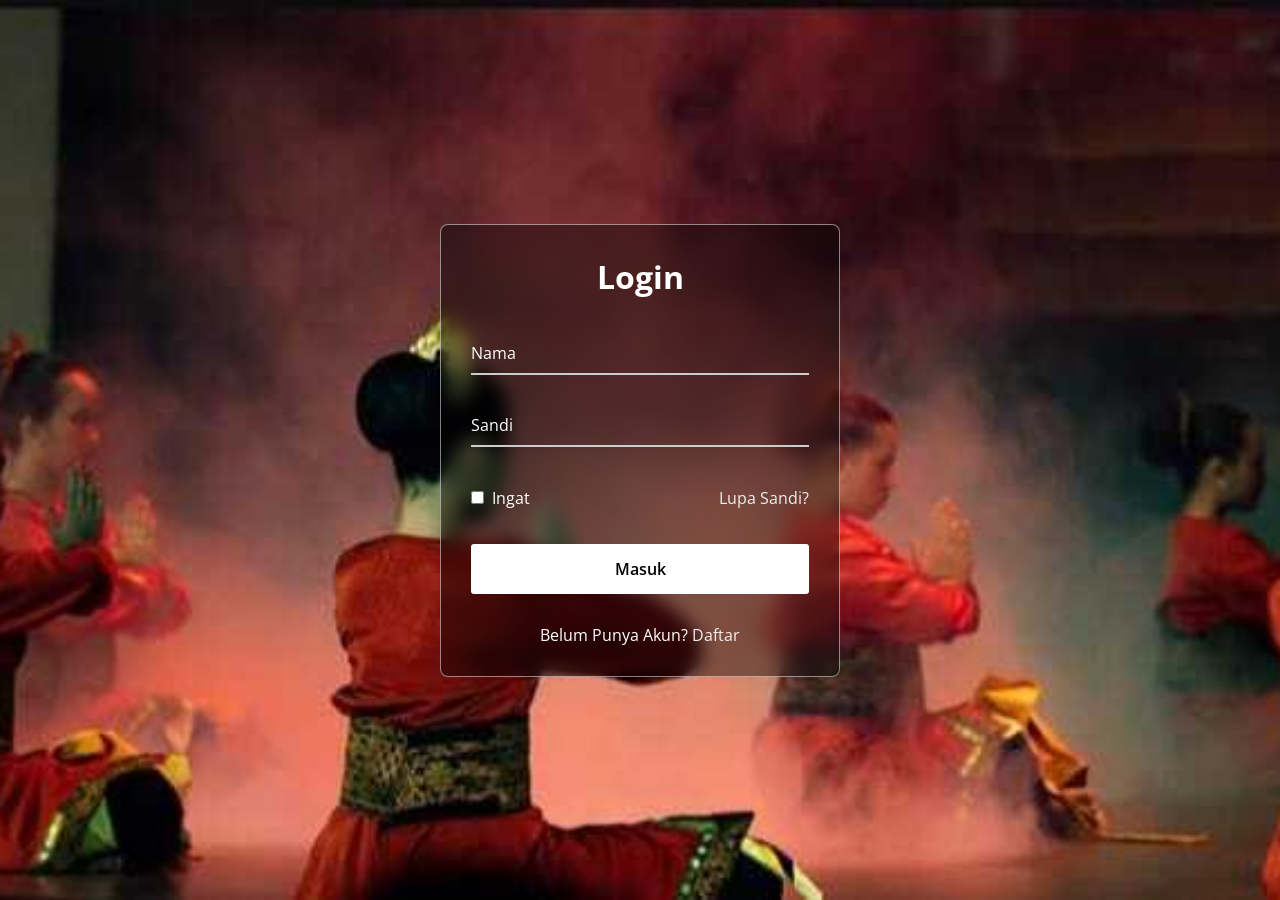
<file: login/index.html>
<!DOCTYPE html>
<html>
<head>
  <meta charset="UTF-8">
  <meta name="viewport" content="width=device-width, initial-scale=1.0">
  <title>Delayota Events - Login</title>
  <link rel="stylesheet" href="style.css">
</head>
<body>

  <div class="wrapper">
    <form id="loginForm">
      <h2>Login</h2>

      <div class="input-field">
        <input type="text" id="username" required>
        <label>Nama</label>
      </div>

      <div class="input-field">
        <input type="password" id="password" required>
        <label>Sandi</label>
      </div>

      <div class="forget">
        <label for="remember">
          <input type="checkbox" id="remember">
          <p>Ingat</p>
        </label>

        <a href="#">Lupa Sandi?</a>
      </div>

      <button type="submit">Masuk</button>

      <div class="register">
        <p>Belum Punya Akun?
          <a href="register.html">Daftar</a>
        </p>
      </div>

      <div id="alertBox" class="alert" style="display:none;">
        <p id="message"></p>
      </div>
    </form>
  </div>

  <script src="js/login.js"></script>
</body>
</html>
</file>
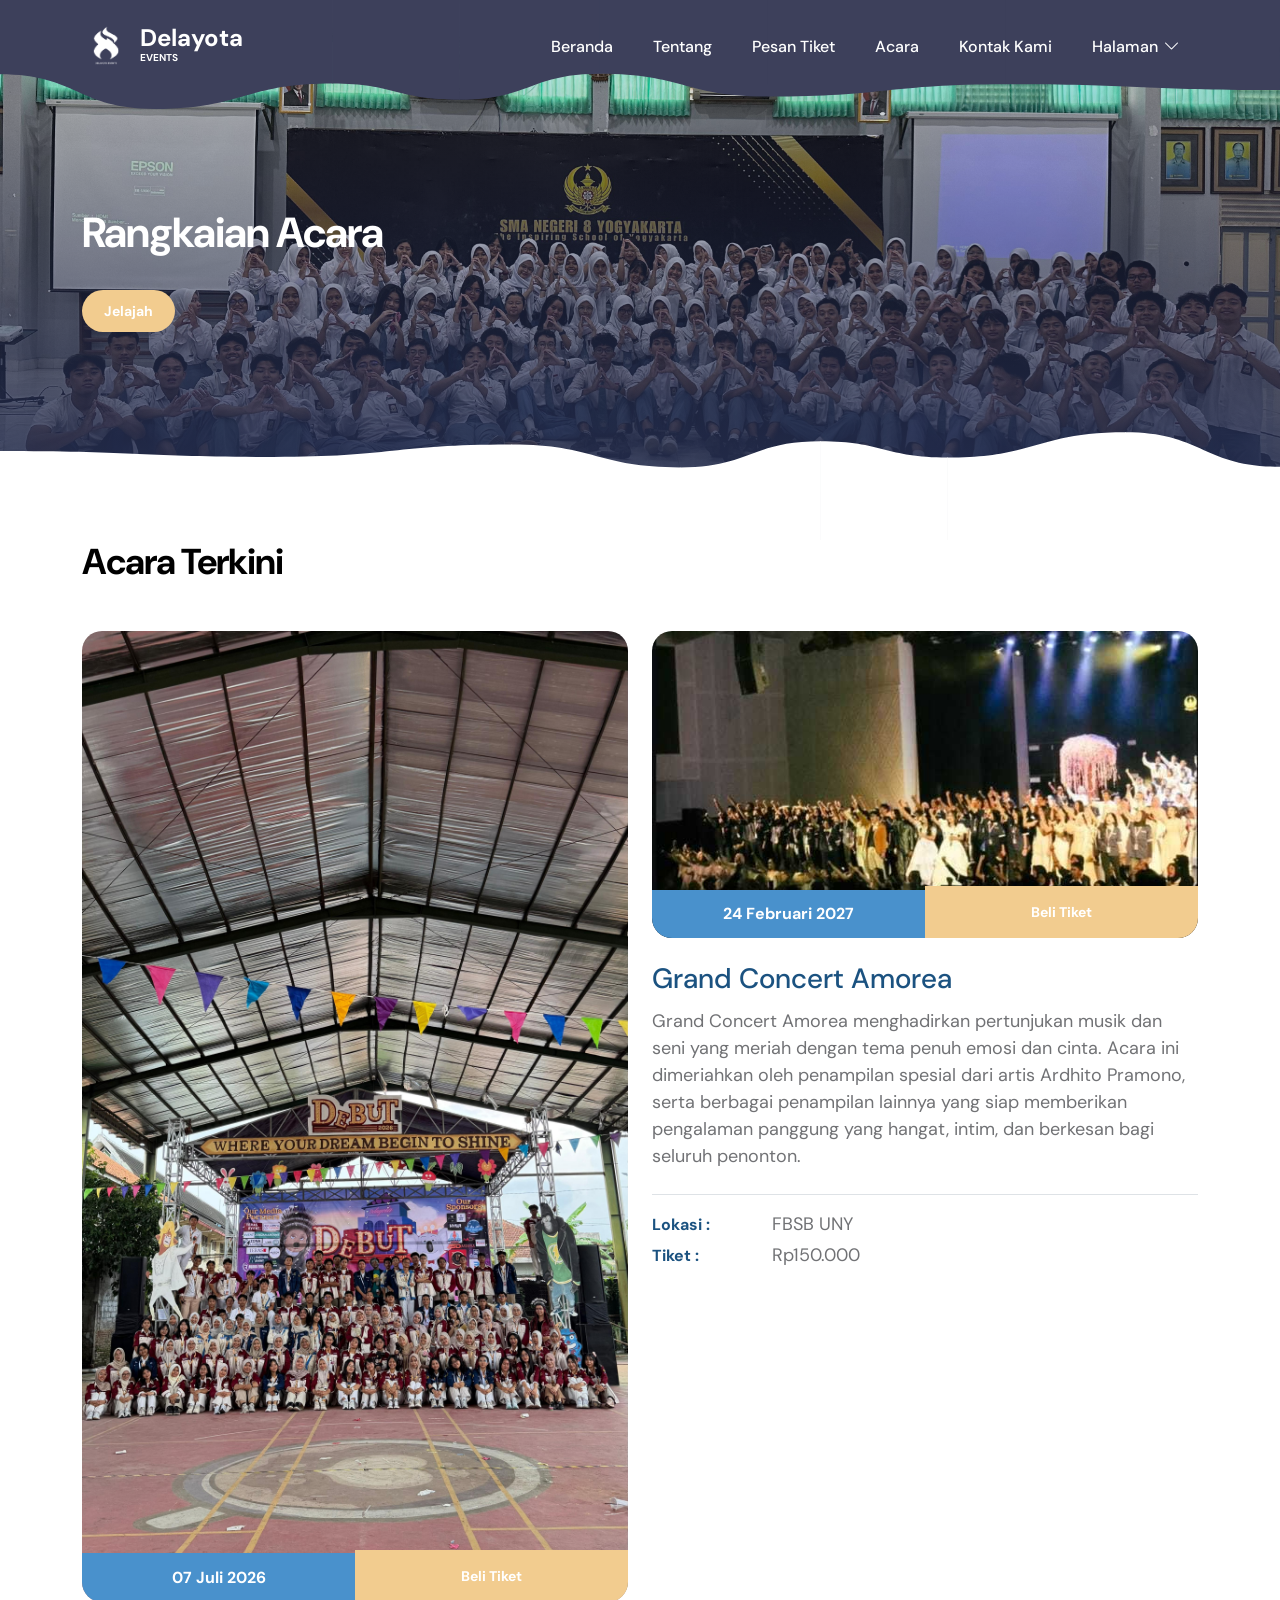
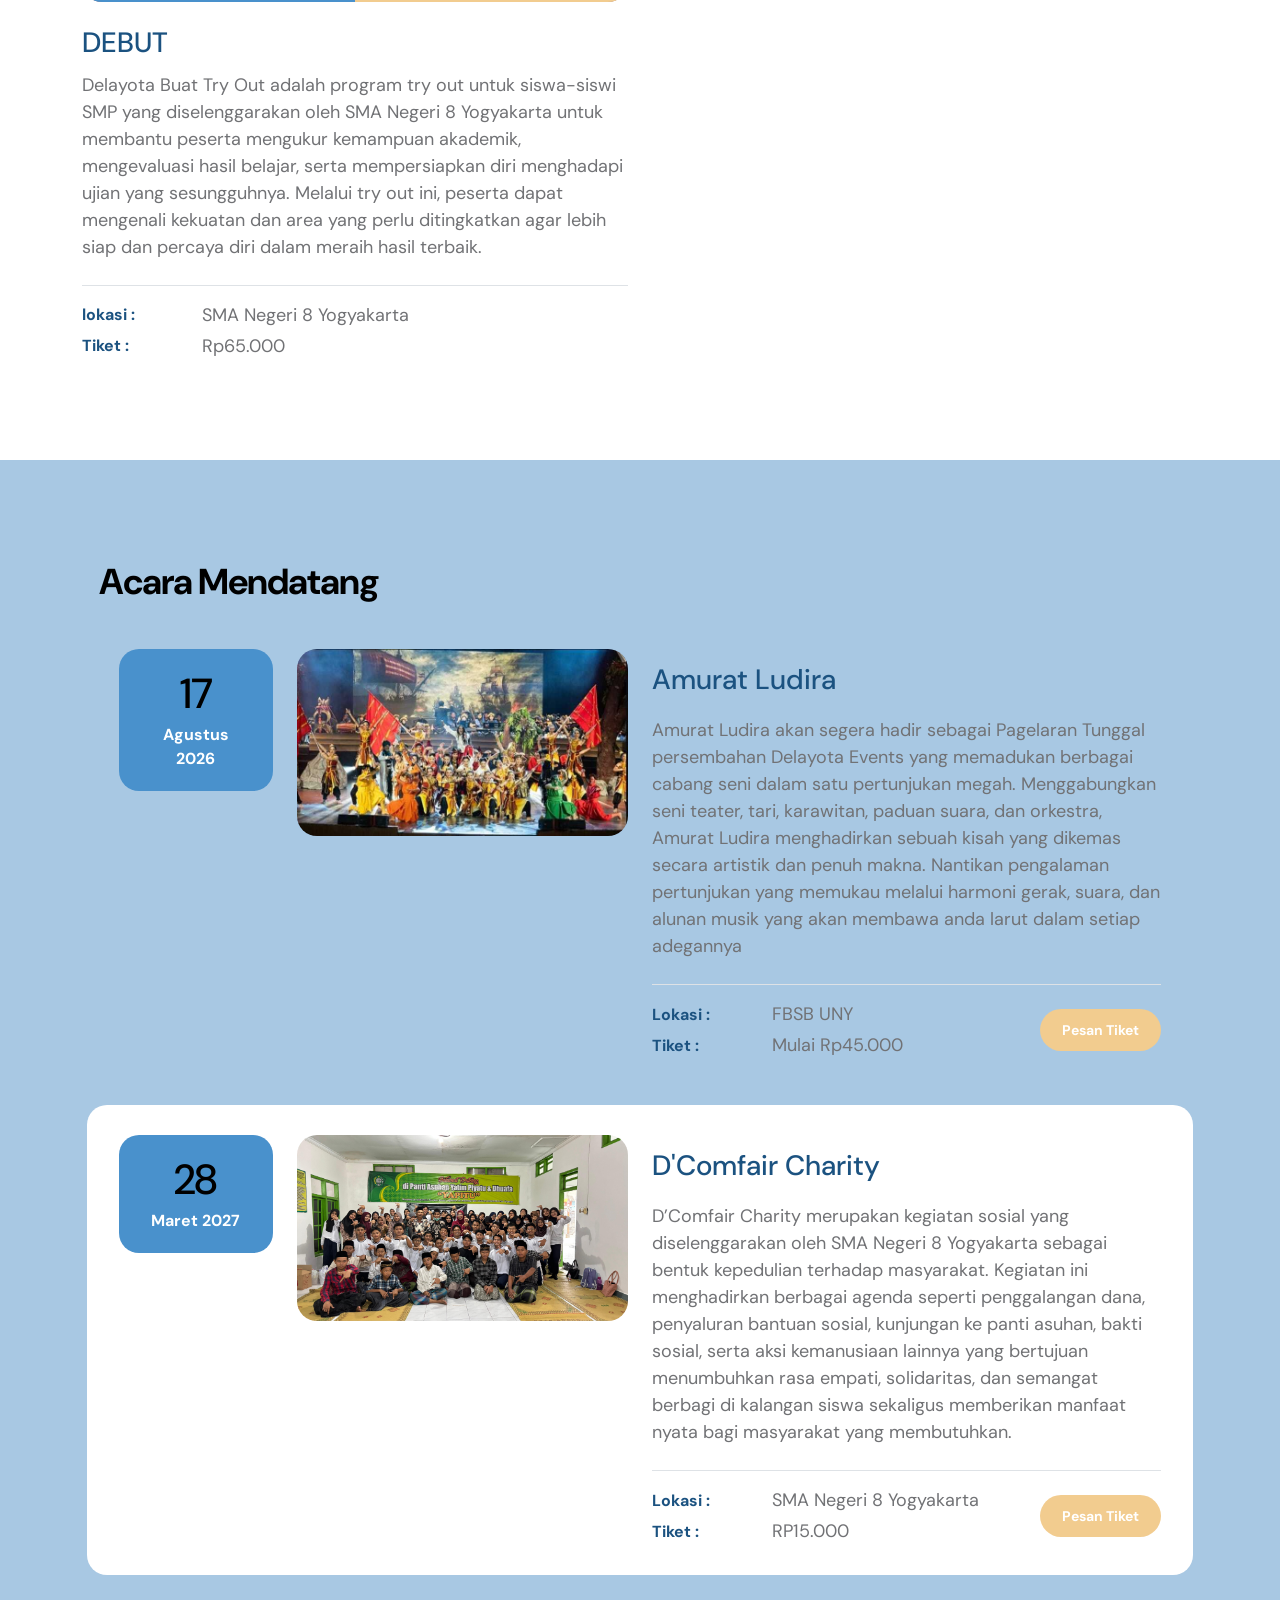
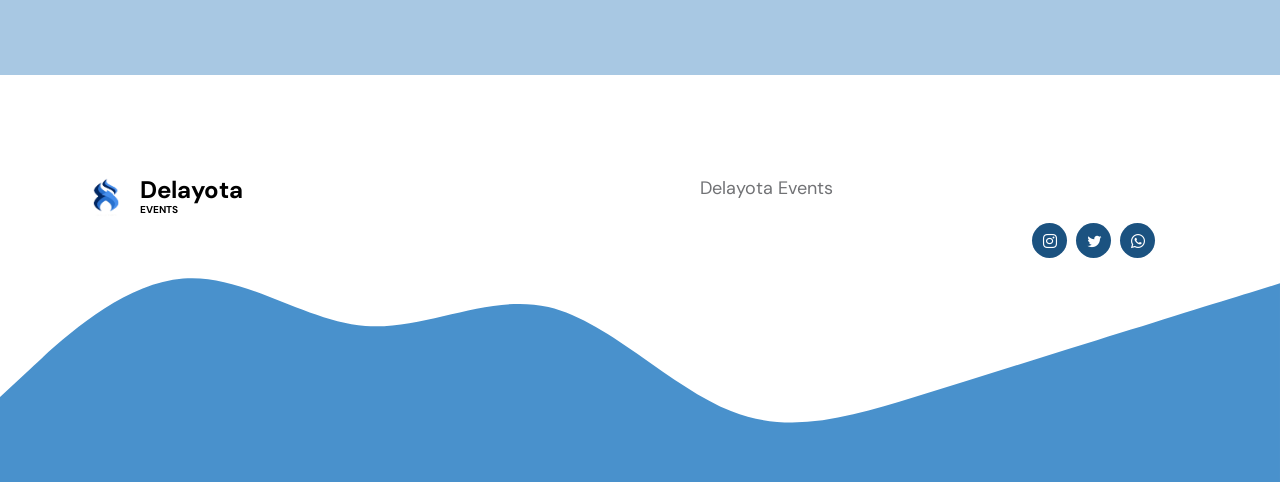
<file: event-listing.html>
<!doctype html>
<html lang="en">
    <head>
        <meta charset="utf-8">
        <meta name="viewport" content="width=device-width, initial-scale=1">

        <meta name="description" content="">
        <meta name="author" content="">

        <title>Delayota Events - Rangkaian Acara</title>

        <!-- CSS FILES -->                
        <link rel="preconnect" href="https://fonts.googleapis.com">

        <link rel="preconnect" href="https://fonts.gstatic.com" crossorigin>

        <link href="https://fonts.googleapis.com/css2?family=DM+Sans:ital,wght@0,400;0,500;0,700;1,400&display=swap" rel="stylesheet">

        <link href="css/bootstrap.min.css" rel="stylesheet">

        <link href="css/bootstrap-icons.css" rel="stylesheet">

        <link href="css/templatemo-tiya-golf-club.css" rel="stylesheet">
        
<!--

TemplateMo 587 Tiya Golf Club

https://templatemo.com/tm-587-tiya-golf-club

-->
    </head>
    
    <body>

        <main>

            <nav class="navbar navbar-expand-lg">                
                <div class="container">
                    <a class="navbar-brand d-flex align-items-center" href="index.html">
                        <img src="images/logo.png" class="navbar-brand-image img-fluid" alt="Tiya Golf Club">
                        <span class="navbar-brand-text">
                            Delayota
                            <small>Events</small>
                        </span>
                    </a>
                    
    
                    <div class="collapse navbar-collapse" id="navbarNav">
                        <ul class="navbar-nav ms-lg-auto">
                            <li class="nav-item">
                                <a class="nav-link" href="index.html#section_1">Beranda</a>
                            </li>
    
                            <li class="nav-item">
                                <a class="nav-link" href="index.html#section_2">Tentang</a>
                            </li>

                            <li class="nav-item">
                                <a class="nav-link" href="index.html#section_3">Pesan Tiket</a>
                            </li>

                            <li class="nav-item">
                                <a class="nav-link" href="index.html#section_4">Acara</a>
                            </li>
                            
                            <li class="nav-item">
                                <a class="nav-link" href="index.html#section_5">Kontak Kami</a>
                            </li>

                            <li class="nav-item dropdown">
                                <a class="nav-link dropdown-toggle" href="#" id="navbarLightDropdownMenuLink" role="button" data-bs-toggle="dropdown" aria-expanded="false">Halaman</a>

                                <ul class="dropdown-menu dropdown-menu-light" aria-labelledby="navbarLightDropdownMenuLink">
                                    <li><a class="dropdown-item active" href="event-listing.html">Rangkaian Acara</a></li>

                                    <li><a class="dropdown-item" href="event-detail.html">Detail Acara</a></li>
                                </ul>
                            </li>
                        </ul>

                    </div>
                </div>
            </nav>

            <div class="offcanvas offcanvas-end" data-bs-scroll="true" tabindex="-1" id="offcanvasExample" aria-labelledby="offcanvasExampleLabel">                
                <div class="offcanvas-header">
                </div>
                
                <svg xmlns="http://www.w3.org/2000/svg" viewBox="0 0 1440 320"><path fill="#1b5280" fill-opacity="1" d="M0,224L34.3,192C68.6,160,137,96,206,90.7C274.3,85,343,139,411,144C480,149,549,107,617,122.7C685.7,139,754,213,823,240C891.4,267,960,245,1029,224C1097.1,203,1166,181,1234,160C1302.9,139,1371,117,1406,106.7L1440,96L1440,320L1405.7,320C1371.4,320,1303,320,1234,320C1165.7,320,1097,320,1029,320C960,320,891,320,823,320C754.3,320,686,320,617,320C548.6,320,480,320,411,320C342.9,320,274,320,206,320C137.1,320,69,320,34,320L0,320Z"></path></svg>
            </div>
            

            <section class="hero-section hero-50 d-flex justify-content-center align-items-center" id="section_1">

                <div class="section-overlay"></div>

                <svg viewBox="0 0 1962 178" xmlns="http://www.w3.org/2000/svg" xmlns:xlink="http://www.w3.org/1999/xlink"><path fill="#3D405B" d="M 0 114 C 118.5 114 118.5 167 237 167 L 237 167 L 237 0 L 0 0 Z" stroke-width="0"></path> <path fill="#3D405B" d="M 236 167 C 373 167 373 128 510 128 L 510 128 L 510 0 L 236 0 Z" stroke-width="0"></path> <path fill="#3D405B" d="M 509 128 C 607 128 607 153 705 153 L 705 153 L 705 0 L 509 0 Z" stroke-width="0"></path><path fill="#3D405B" d="M 704 153 C 812 153 812 113 920 113 L 920 113 L 920 0 L 704 0 Z" stroke-width="0"></path><path fill="#3D405B" d="M 919 113 C 1048.5 113 1048.5 148 1178 148 L 1178 148 L 1178 0 L 919 0 Z" stroke-width="0"></path><path fill="#3D405B" d="M 1177 148 C 1359.5 148 1359.5 129 1542 129 L 1542 129 L 1542 0 L 1177 0 Z" stroke-width="0"></path><path fill="#3D405B" d="M 1541 129 C 1751.5 129 1751.5 138 1962 138 L 1962 138 L 1962 0 L 1541 0 Z" stroke-width="0"></path></svg>

                <div class="container">
                    <div class="row">

                        <div class="col-lg-6 col-12">

                            <h1 class="text-white mb-4 pb-2">Rangkaian Acara</h1>

                            <a href="#section_3" class="btn custom-btn smoothscroll me-3">Jelajah</a>
                        </div>

                    </div>
                </div>

                <svg viewBox="0 0 1962 178" xmlns="http://www.w3.org/2000/svg" xmlns:xlink="http://www.w3.org/1999/xlink"><path fill="#ffffff" d="M 0 114 C 118.5 114 118.5 167 237 167 L 237 167 L 237 0 L 0 0 Z" stroke-width="0"></path> <path fill="#ffffff" d="M 236 167 C 373 167 373 128 510 128 L 510 128 L 510 0 L 236 0 Z" stroke-width="0"></path> <path fill="#ffffff" d="M 509 128 C 607 128 607 153 705 153 L 705 153 L 705 0 L 509 0 Z" stroke-width="0"></path><path fill="#ffffff" d="M 704 153 C 812 153 812 113 920 113 L 920 113 L 920 0 L 704 0 Z" stroke-width="0"></path><path fill="#ffffff" d="M 919 113 C 1048.5 113 1048.5 148 1178 148 L 1178 148 L 1178 0 L 919 0 Z" stroke-width="0"></path><path fill="#ffffff" d="M 1177 148 C 1359.5 148 1359.5 129 1542 129 L 1542 129 L 1542 0 L 1177 0 Z" stroke-width="0"></path><path fill="#ffffff" d="M 1541 129 C 1751.5 129 1751.5 138 1962 138 L 1962 138 L 1962 0 L 1541 0 Z" stroke-width="0"></path></svg>
            </section>


            <section class="events-section section-padding" id="section_2">
                <div class="container">
                    <div class="row">

                        <div class="col-lg-12 col-12">
                            <h2 class="mb-lg-5 mb-4">Acara Terkini</h2>
                        </div>

                        <div class="col-lg-6 col-12 mb-5 mb-lg-0">
                            <div class="custom-block-image-wrap">
                                <a href="event-detail.html">
                                    <img src="images/anna-rosar-ew-olGvgCCs-unsplash.jpg" class="custom-block-image img-fluid" alt="">

                                    <i class="custom-block-icon bi-link"></i>
                                </a>

                                <div class="custom-block-date-wrap">
                                    <strong class="text-white">07 Juli 2026</strong>
                                </div>

                                <div class="custom-btn-wrap">
                                    <a href="event-detail.html" class="btn custom-btn">Beli Tiket</a>
                                </div>
                            </div>

                            <div class="custom-block-info">
                                <a href="event-detail.html" class="events-title mb-2">DEBUT</a>

                                <p class="mb-0">Delayota Buat Try Out adalah program try out untuk siswa-siswi SMP yang diselenggarakan oleh SMA Negeri 8 Yogyakarta untuk membantu peserta mengukur kemampuan akademik, mengevaluasi hasil belajar, serta mempersiapkan diri menghadapi ujian yang sesungguhnya. Melalui try out ini, peserta dapat mengenali kekuatan dan area yang perlu ditingkatkan agar lebih siap dan percaya diri dalam meraih hasil terbaik.
</p>


                                <div class="border-top mt-4 pt-3">
                                    <div class="d-flex flex-wrap align-items-center mb-1">
                                        <span class="custom-block-span">lokasi    :</span>

                                        <p class="mb-0">SMA Negeri 8 Yogyakarta</p>
                                    </div>

                                    <div class="d-flex flex-wrap align-items-center">
                                        <span class="custom-block-span">Tiket    :</span>

                                        <p class="mb-0">Rp65.000</p>
                                    </div>
                                </div>
                            </div>
                        </div>

                        <div class="col-lg-6 col-12">
                            <div class="custom-block-image-wrap">
                                <a href="event-detail.html">
                                    <img src="images/frederik-rosar-NDSZcCfnsbY-unsplash.jpg" class="custom-block-image img-fluid" alt="">
                                    
                                    <i class="custom-block-icon bi-link"></i>
                                </a>
                                <div class="custom-block-date-wrap">
                                    <strong class="text-white">24 Februari 2027</strong>
                                </div>

                                <div class="custom-btn-wrap">
                                    <a href="event-detail.html" class="btn custom-btn">Beli Tiket</a>
                                </div>
                            </div>

                            <div class="custom-block-info">
                                <a href="event-detail.html" class="events-title mb-2">Grand Concert Amorea</a>

                                <p class="mb-0">Grand Concert Amorea menghadirkan pertunjukan musik dan seni yang meriah dengan tema penuh emosi dan cinta. Acara ini dimeriahkan oleh penampilan spesial dari artis Ardhito Pramono, serta berbagai penampilan lainnya yang siap memberikan pengalaman panggung yang hangat, intim, dan berkesan bagi seluruh penonton.</p></p>


                                <div class="border-top mt-4 pt-3">
                                    <div class="d-flex flex-wrap align-items-center mb-1">
                                        <span class="custom-block-span">Lokasi    :</span>

                                        <p class="mb-0">FBSB UNY</p>
                                    </div>

                                    <div class="d-flex flex-wrap align-items-center">
                                        <span class="custom-block-span">Tiket    :</span>

                                        <p class="mb-0">Rp150.000</p>
                                    </div>
                                </div>
                            </div>
                        </div>

                    </div>
                </div>
            </section>


            <section class="events-section events-listing-section section-bg section-padding" id="section_3">
                <div class="container">
                    <div class="row">

                        <div class="col-lg-12 col-12">
                            <h2 class="mb-3">Acara Mendatang</h2>
                        </div>

                        <div class="row custom-block mb-3">
                            <div class="col-lg-2 col-md-4 col-12 order-2 order-md-0 order-lg-0">
                                <div class="custom-block-date-wrap d-flex d-lg-block d-md-block align-items-center mt-3 mt-lg-0 mt-md-0">
                                    <h6 class="custom-block-date mb-lg-1 mb-0 me-3 me-lg-0 me-md-0">17</h6>
                                    
                                    <strong class="text-white">Agustus 2026</strong>
                                </div>
                            </div>

                            <div class="col-lg-4 col-md-8 col-12 order-1 order-lg-0">
                                <div class="custom-block-image-wrap">
                                    <a href="event-detail.html">
                                        <img src="images/professional-golf-player.jpg" class="custom-block-image img-fluid" alt="">

                                        <i class="custom-block-icon bi-link"></i>
                                    </a>
                                </div>
                            </div>

                            <div class="col-lg-6 col-12 order-3 order-lg-0">
                                <div class="custom-block-info mt-2 mt-lg-0">
                                    <a href="event-detail.html" class="events-title mb-3">Amurat Ludira</a>

                                    <p class="mb-0">Amurat Ludira akan segera hadir sebagai Pagelaran Tunggal persembahan Delayota Events yang memadukan berbagai cabang seni dalam satu pertunjukan megah. Menggabungkan seni teater, tari, karawitan, paduan suara, dan orkestra, Amurat Ludira menghadirkan sebuah kisah yang dikemas secara artistik dan penuh makna. Nantikan pengalaman pertunjukan yang memukau melalui harmoni gerak, suara, dan alunan musik yang akan membawa anda larut dalam setiap adegannya</p>

                                    <div class="d-flex flex-wrap border-top mt-4 pt-3">

                                        <div class="mb-4 mb-lg-0">
                                            <div class="d-flex flex-wrap align-items-center mb-1">
                                                <span class="custom-block-span">Lokasi    :</span>

                                                <p class="mb-0">FBSB UNY</p>
                                            </div>

                                            <div class="d-flex flex-wrap align-items-center">
                                                <span class="custom-block-span">Tiket    :</span>

                                                <p class="mb-0">Mulai Rp45.000</p>
                                            </div>
                                        </div>

                                        <div class="d-flex align-items-center ms-lg-auto">
                                            <a href="event-detail.html" class="btn custom-btn">Pesan Tiket</a>
                                        </div>
                                    </div>
                                </div>
                            </div>
                        </div>

                        <div class="row custom-block custom-block-bg">
                            <div class="col-lg-2 col-md-4 col-12 order-2 order-md-0 order-lg-0">
                                <div class="custom-block-date-wrap d-flex d-lg-block d-md-block align-items-center mt-3 mt-lg-0 mt-md-0">
                                    <h6 class="custom-block-date mb-lg-1 mb-0 me-3 me-lg-0 me-md-0">28</h6>
                                    
                                    <strong class="text-white">Maret 2027</strong>
                                </div>
                            </div>

                            <div class="col-lg-4 col-md-8 col-12 order-1 order-lg-0">
                                <div class="custom-block-image-wrap">
                                    <a href="event-detail.html">
                                        <img src="images/girl-taking-selfie-with-friends-golf-field.jpg" class="custom-block-image img-fluid" alt="">

                                        <i class="custom-block-icon bi-link"></i>
                                    </a>
                                </div>
                            </div>

                            <div class="col-lg-6 col-12 order-3 order-lg-0">
                                <div class="custom-block-info mt-2 mt-lg-0">
                                    <a href="event-detail.html" class="events-title mb-3">D'Comfair Charity</a>

                                    <p class="mb-0">D’Comfair Charity merupakan kegiatan sosial yang diselenggarakan oleh SMA Negeri 8 Yogyakarta sebagai bentuk kepedulian terhadap masyarakat. Kegiatan ini menghadirkan berbagai agenda seperti penggalangan dana, penyaluran bantuan sosial, kunjungan ke panti asuhan, bakti sosial, serta aksi kemanusiaan lainnya yang bertujuan menumbuhkan rasa empati, solidaritas, dan semangat berbagi di kalangan siswa sekaligus memberikan manfaat nyata bagi masyarakat yang membutuhkan.</p>

                                    <div class="d-flex flex-wrap border-top mt-4 pt-3">
                                        
                                        <div class="mb-4 mb-lg-0">
                                            <div class="d-flex flex-wrap align-items-center mb-1">
                                                <span class="custom-block-span">Lokasi    :</span>

                                                <p class="mb-0">SMA Negeri 8 Yogyakarta</p>
                                            </div>

                                            <div class="d-flex flex-wrap align-items-center">
                                                <span class="custom-block-span">Tiket    :</span>

                                                <p class="mb-0">RP15.000</p>
                                            </div>
                                        </div>

                                        <div class="d-flex align-items-center ms-lg-auto">
                                            <a href="event-detail.html" class="btn custom-btn">Pesan Tiket</a>
                                        </div>
                                    </div>
                                </div>
                            </div>
                        </div>

                    </div>
                </div>
            </section>
        </main>

        <footer class="site-footer">
            <div class="container">
                <div class="row">

                    <div class="col-lg-6 col-12 me-auto mb-5 mb-lg-0">
                        <a class="navbar-brand d-flex align-items-center" href="index.html">
                            <img src="images/logo.png" class="navbar-brand-image img-fluid" alt="">
                            <span class="navbar-brand-text">
                                Delayota
                                <small>Events</small>
                            </span>
                        </a>
                    </div>

                    <div class="col-lg-3 col-12">
                        <p class="copyright-text">Delayota Events</p>
                    </div>

                        <div class="col-lg-2 col-12 ms-auto">
                            <ul class="social-icon mt-lg-5 mt-3 mb-4">
                                <li class="social-icon-item">
                                    <a href="#" class="social-icon-link bi-instagram"></a>
                                </li>

                                <li class="social-icon-item">
                                    <a href="#" class="social-icon-link bi-twitter"></a>
                                </li>

                                <li class="social-icon-item">
                                    <a href="#" class="social-icon-link bi-whatsapp"></a>
                                </li>
                            </ul>

                        </div>

                </div>
            </div>

            <svg xmlns="http://www.w3.org/2000/svg" viewBox="0 0 1440 320"><path fill="#4991cc" fill-opacity="1" d="M0,224L34.3,192C68.6,160,137,96,206,90.7C274.3,85,343,139,411,144C480,149,549,107,617,122.7C685.7,139,754,213,823,240C891.4,267,960,245,1029,224C1097.1,203,1166,181,1234,160C1302.9,139,1371,117,1406,106.7L1440,96L1440,320L1405.7,320C1371.4,320,1303,320,1234,320C1165.7,320,1097,320,1029,320C960,320,891,320,823,320C754.3,320,686,320,617,320C548.6,320,480,320,411,320C342.9,320,274,320,206,320C137.1,320,69,320,34,320L0,320Z"></path></svg>
        </footer>


        <!-- JAVASCRIPT FILES -->
        <script src="js/jquery.min.js"></script>
        <script src="js/bootstrap.bundle.min.js"></script>
        <script src="js/jquery.sticky.js"></script>
        <script src="js/custom.js"></script>

    </body>
</html>
</file>
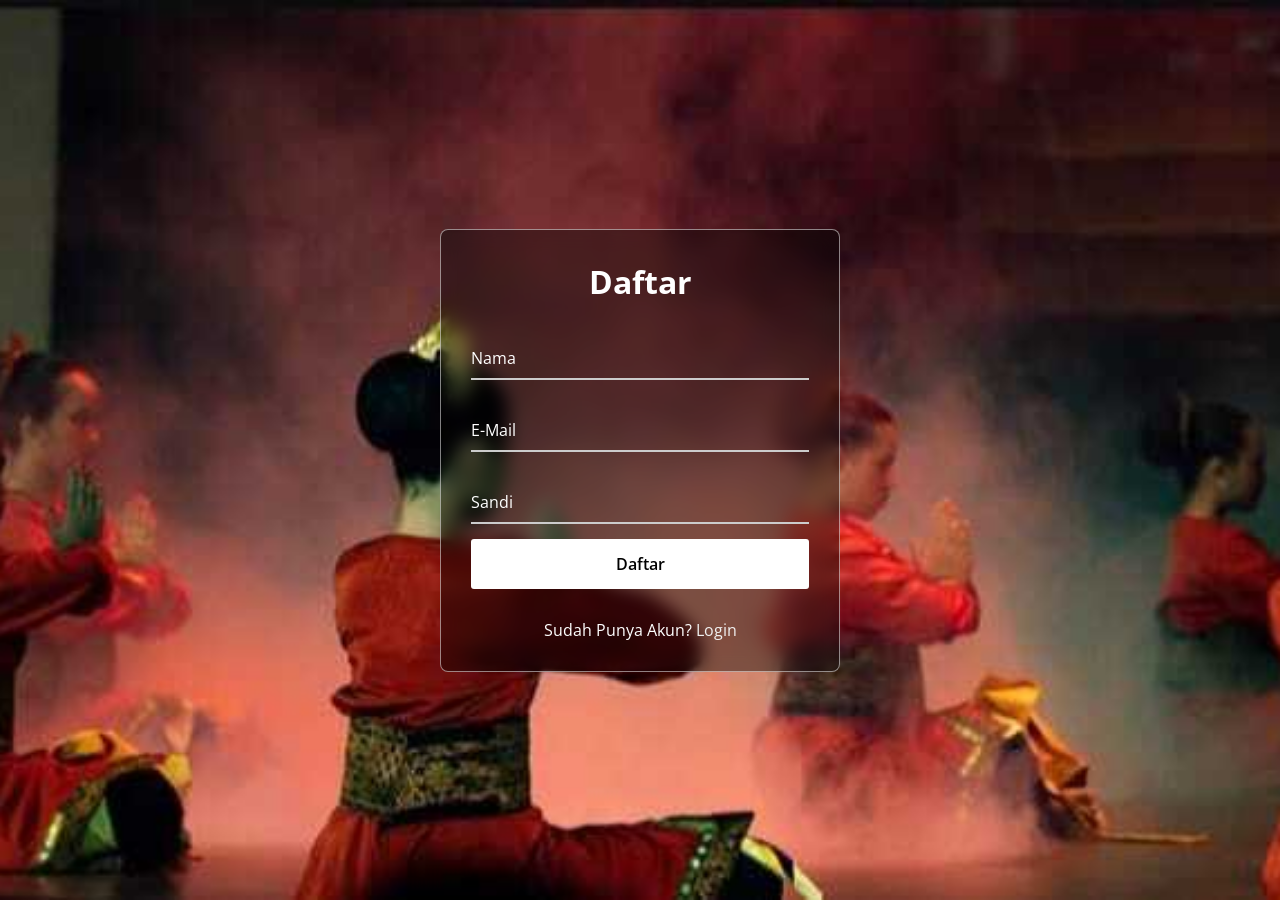
<file: login/register.html>
<!DOCTYPE html>
<html>
<head>
  <meta charset="UTF-8">
  <meta name="viewport" content="width=device-width, initial-scale=1.0">
  <title>Delayota Events - Daftar</title>
  <link rel="stylesheet" href="style.css">
</head>

<body>

  <div class="wrapper">
    <form id="registerForm">

      <h2>Daftar</h2>

      <div class="input-field">
        <input type="text" id="username" required>
        <label>Nama</label>
      </div>

      <div class="input-field">
        <input type="email" id="email" required>
        <label>E-Mail</label>
      </div>

      <div class="input-field">
        <input type="password" id="password" required>
        <label>Sandi</label>
      </div>

      <button type="submit">Daftar</button>

      <div class="register">
        <p>Sudah Punya Akun?
          <a href="index.html">Login</a>
        </p>
      </div>

    </form>
  </div>

      <div id="alertBox" class="alert" style="display:none;">
        <p id="message"></p>
      </div>
  <p id="message"></p>

  <script src="js/register.js" defer></script>

</body>
</html>
</file>
<file: login/style.css>
@import url("https://fonts.googleapis.com/css2?family=Open+Sans:wght@200;300;400;500;600;700&display=swap");

* {
  margin: 0;
  padding: 0;
  box-sizing: border-box;
  font-family: "Open Sans", sans-serif;
}

body {
  display: flex;
  align-items: center;
  justify-content: center;
  min-height: 100vh;
  width: 100%;
  padding: 0 10px;
  position: relative;
  overflow: hidden;
}

body::before {
  content: "";
  position: fixed;
  top: 0;
  left: 0;
  width: 100%;
  height: 100%;
  background: url("hero-bg.jpg") center/cover no-repeat;
  background-color: #000;
  z-index: -1;
}

.wrapper {
  width: 400px;
  border-radius: 8px;
  padding: 30px;
  text-align: center;
  border: 1px solid rgba(255, 255, 255, 0.5);
  backdrop-filter: blur(9px);
  -webkit-backdrop-filter: blur(9px);
}

form {
  display: flex;
  flex-direction: column;
}

h2 {
  font-size: 2rem;
  margin-bottom: 20px;
  color: #fff;
}

.input-field {
  position: relative;
  border-bottom: 2px solid #ccc;
  margin: 15px 0;
}

.input-field label {
  position: absolute;
  top: 50%;
  left: 0;
  transform: translateY(-50%);
  color: #fff;
  font-size: 16px;
  pointer-events: none;
  transition: 0.15s ease;
}

.input-field input {
  width: 100%;
  height: 40px;
  background: transparent;
  border: none;
  outline: none;
  font-size: 16px;
  color: #fff;
}

.input-field input:focus~label,
.input-field input:valid~label {
  font-size: 0.8rem;
  top: 10px;
  transform: translateY(-120%);
}

.forget {
  display: flex;
  align-items: center;
  justify-content: space-between;
  margin: 25px 0 35px 0;
  color: #fff;
}

#remember {
  accent-color: #fff;
}

.forget label {
  display: flex;
  align-items: center;
}

.forget label p {
  margin-left: 8px;
}

.wrapper a {
  color: #efefef;
  text-decoration: none;
}

.wrapper a:hover {
  text-decoration: underline;
}

button {
  background: #fff;
  color: #000;
  font-weight: 600;
  border: none;
  padding: 12px 20px;
  cursor: pointer;
  border-radius: 3px;
  font-size: 16px;
  border: 2px solid transparent;
  transition: 0.3s ease;
}

button:hover {
  color: #fff;
  border-color: #fff;
  background: rgba(255, 255, 255, 0.15);
}

.register {
  text-align: center;
  margin-top: 30px;
  color: #fff;
}

#message{
background: #ff4e4e;
color: white;
text-align: center;
margin-top: 20px;
}

#alertBox{
position: fixed;
top: 20px;
left: 50%;
transform: translateX(-50%);
z-index: 999;
}

.wrapper {
  background: rgba(0, 0, 0, 0.4);
}
</file>
<file: css/templatemo-tiya-golf-club.css>
/*

TemplateMo 587 Tiya Golf Club

https://templatemo.com/tm-587-tiya-golf-club

*/


/*---------------------------------------
  CUSTOM PROPERTIES ( VARIABLES )             
-----------------------------------------*/
:root {
  --white-color:                  #ffffff;
  --primary-color:                #4991cc;
  --secondary-color:              #1b5280;
  --section-bg-color:             #a8c8e3;
  --custom-btn-bg-color:          #F2CC8F;
  --custom-btn-bg-hover-color:    #e07a5f;
  --dark-color:                   #000000;
  --p-color:                      #717275;
  --link-hover-color:             #F2CC8F;

  --body-font-family:             'DM Sans', sans-serif;

  --h1-font-size:                 42px;
  --h2-font-size:                 36px;
  --h3-font-size:                 28px;
  --h4-font-size:                 24px;
  --h5-font-size:                 22px;
  --h6-font-size:                 20px;
  --p-font-size:                  18px;
  --menu-font-size:               16px;
  --btn-font-size:                14px;

  --border-radius-large:          100px;
  --border-radius-medium:         20px;
  --border-radius-small:          10px;

  --font-weight-normal:           400;
  --font-weight-medium:           500;
  --font-weight-bold:             700;
}

body {
  background-color: var(--white-color);
  font-family: var(--body-font-family); 
}


/*---------------------------------------
  TYPOGRAPHY               
-----------------------------------------*/

h2,
h3,
h4,
h5,
h6 {
  color: var(--dark-color);
}

h1,
h2,
h3,
h4,
h5,
h6 {
  font-weight: var(--font-weight-medium);
  letter-spacing: -1px;
}

h1 {
  font-size: var(--h1-font-size);
  font-weight: var(--font-weight-bold);
}

h2 {
  font-size: var(--h2-font-size);
  font-weight: var(--font-weight-bold);
}

h3 {
  font-size: var(--h3-font-size);
}

h4 {
  font-size: var(--h4-font-size);
}

h5 {
  font-size: var(--h5-font-size);
}

h6 {
  font-size: var(--h6-font-size);
}

p {
  color: var(--p-color);
  font-size: var(--p-font-size);
  font-weight: var(--font-weight-normal);
}

ul li {
  color: var(--p-color);
  font-size: var(--p-font-size);
  font-weight: var(--font-weight-normal);
}

a, 
button {
  touch-action: manipulation;
  transition: all 0.3s;
}

a {
  display: inline-block;
  color: var(--secondary-color);
  text-decoration: none;
}

a:hover {
  color: var(--link-hover-color);
}

b,
strong {
  font-weight: var(--font-weight-bold);
}


/*---------------------------------------
  SECTION               
-----------------------------------------*/
.section-bg {
  background-color: var(--section-bg-color);
}

.section-padding {
  padding-top: 100px;
  padding-bottom: 100px;
}

.section-overlay {
  content: "";
  background: rgba(0, 0, 0, 0) linear-gradient(rgba(39, 48, 83, 0.01) 0%, rgb(39, 48, 83) 100%) repeat scroll 0% 0%;
  position: absolute;
  top: 0;
  right: 0;
  bottom: 0;
  left: 0;
}

::selection {
  background-color: var(--primary-color);
  color: var(--white-color);
}


/*---------------------------------------
  ANIMATED HEADLINE               
-----------------------------------------*/
.cd-words-wrapper {
  display: inline-block;
  position: relative;
  text-align: left;
}

.cd-words-wrapper b {
  color: var(--link-hover-color);
  display: inline-block;
  position: absolute;
  white-space: nowrap;
  left: 0;
  top: 0;
}

.cd-words-wrapper b.is-visible {
  position: relative;
}

.no-js .cd-words-wrapper b {
  opacity: 0;
}

.no-js .cd-words-wrapper b.is-visible {
  opacity: 1;
}

.cd-headline.rotate-1 .cd-words-wrapper {
  -webkit-perspective: 300px;
  -moz-perspective: 300px;
  perspective: 300px;
}
.cd-headline.rotate-1 b {
  opacity: 0;
  -webkit-transform-origin: 50% 100%;
  -moz-transform-origin: 50% 100%;
  -ms-transform-origin: 50% 100%;
  -o-transform-origin: 50% 100%;
  transform-origin: 50% 100%;
  -webkit-transform: rotateX(180deg);
  -moz-transform: rotateX(180deg);
  -ms-transform: rotateX(180deg);
  -o-transform: rotateX(180deg);
  transform: rotateX(180deg);
}
.cd-headline.rotate-1 b.is-visible {
  opacity: 1;
  -webkit-transform: rotateX(0deg);
  -moz-transform: rotateX(0deg);
  -ms-transform: rotateX(0deg);
  -o-transform: rotateX(0deg);
  transform: rotateX(0deg);
  -webkit-animation: cd-rotate-1-in 1.2s;
  -moz-animation: cd-rotate-1-in 1.2s;
  animation: cd-rotate-1-in 1.2s;
}
.cd-headline.rotate-1 b.is-hidden {
  -webkit-transform: rotateX(180deg);
  -moz-transform: rotateX(180deg);
  -ms-transform: rotateX(180deg);
  -o-transform: rotateX(180deg);
  transform: rotateX(180deg);
  -webkit-animation: cd-rotate-1-out 1.2s;
  -moz-animation: cd-rotate-1-out 1.2s;
  animation: cd-rotate-1-out 1.2s;
}

@-webkit-keyframes cd-rotate-1-in {
  0% {
    -webkit-transform: rotateX(180deg);
    opacity: 0;
  }
  35% {
    -webkit-transform: rotateX(120deg);
    opacity: 0;
  }
  65% {
    opacity: 0;
  }
  100% {
    -webkit-transform: rotateX(360deg);
    opacity: 1;
  }
}
@-moz-keyframes cd-rotate-1-in {
  0% {
    -moz-transform: rotateX(180deg);
    opacity: 0;
  }
  35% {
    -moz-transform: rotateX(120deg);
    opacity: 0;
  }
  65% {
    opacity: 0;
  }
  100% {
    -moz-transform: rotateX(360deg);
    opacity: 1;
  }
}
@keyframes cd-rotate-1-in {
  0% {
    -webkit-transform: rotateX(180deg);
    -moz-transform: rotateX(180deg);
    -ms-transform: rotateX(180deg);
    -o-transform: rotateX(180deg);
    transform: rotateX(180deg);
    opacity: 0;
  }
  35% {
    -webkit-transform: rotateX(120deg);
    -moz-transform: rotateX(120deg);
    -ms-transform: rotateX(120deg);
    -o-transform: rotateX(120deg);
    transform: rotateX(120deg);
    opacity: 0;
  }
  65% {
    opacity: 0;
  }
  100% {
    -webkit-transform: rotateX(360deg);
    -moz-transform: rotateX(360deg);
    -ms-transform: rotateX(360deg);
    -o-transform: rotateX(360deg);
    transform: rotateX(360deg);
    opacity: 1;
  }
}
@-webkit-keyframes cd-rotate-1-out {
  0% {
    -webkit-transform: rotateX(0deg);
    opacity: 1;
  }
  35% {
    -webkit-transform: rotateX(-40deg);
    opacity: 1;
  }
  65% {
    opacity: 0;
  }
  100% {
    -webkit-transform: rotateX(180deg);
    opacity: 0;
  }
}
@-moz-keyframes cd-rotate-1-out {
  0% {
    -moz-transform: rotateX(0deg);
    opacity: 1;
  }
  35% {
    -moz-transform: rotateX(-40deg);
    opacity: 1;
  }
  65% {
    opacity: 0;
  }
  100% {
    -moz-transform: rotateX(180deg);
    opacity: 0;
  }
}
@keyframes cd-rotate-1-out {
  0% {
    -webkit-transform: rotateX(0deg);
    -moz-transform: rotateX(0deg);
    -ms-transform: rotateX(0deg);
    -o-transform: rotateX(0deg);
    transform: rotateX(0deg);
    opacity: 1;
  }
  35% {
    -webkit-transform: rotateX(-40deg);
    -moz-transform: rotateX(-40deg);
    -ms-transform: rotateX(-40deg);
    -o-transform: rotateX(-40deg);
    transform: rotateX(-40deg);
    opacity: 1;
  }
  65% {
    opacity: 0;
  }
  100% {
    -webkit-transform: rotateX(180deg);
    -moz-transform: rotateX(180deg);
    -ms-transform: rotateX(180deg);
    -o-transform: rotateX(180deg);
    transform: rotateX(180deg);
    opacity: 0;
  }
}


/*---------------------------------------
  CUSTOM BUTTON               
-----------------------------------------*/
.custom-btn {
  background: var(--custom-btn-bg-color);
  border: 2px solid transparent;
  border-radius: var(--border-radius-large);
  color: var(--white-color);
  font-size: var(--btn-font-size);
  font-weight: var(--font-weight-bold);
  line-height: normal;
  transition: all 0.3s;
  padding: 10px 20px;
}

.custom-btn:hover {
  background: var(--custom-btn-bg-hover-color);
  color: var(--white-color);
}

.custom-border-btn {
  background: transparent;
  border: 2px solid var(--custom-btn-bg-color);
  color: var(--custom-btn-bg-color);
}

.custom-border-btn:hover {
  background: var(--custom-btn-bg-color);
  border-color: transparent;
  color: var(--white-color);
}

.custom-btn-bg-white {
  border-color: var(--white-color);
  color: var(--white-color);
}

.custom-btn-group .link {
  color: var(--white-color);
  font-weight: var(--font-weight-medium);
}

.custom-btn-group .link:hover {
  color: var(--link-hover-color);
}


/*---------------------------------------
  NAVIGATION BAR & OFFCANVAS              
-----------------------------------------*/
.offcanvas {
  background-color: var(--primary-color);
  padding: 30px;
}

.offcanvas.offcanvas-end {
  border-left: 0;
}

.offcanvas-header .btn-close {
  transition: all 0.3s;
}

.offcanvas-header .btn-close:hover {
  transform: rotate(180deg);
}

.offcanvas svg {
  position: absolute;
  bottom: 0;
  right: 0;
  left: 0;
}

.sticky-wrapper {
  position: absolute;
  top: 0;
  right: 0;
  left: 0;
}

.sticky-wrapper.is-sticky .navbar {
  background-color: rgb(61 64 91);
}

.navbar {
  background: transparent;
  z-index: 99;
  padding-top: 15px;
  padding-bottom: 15px;
}

.navbar-brand,
.navbar-brand:hover {
  font-size: var(--h4-font-size);
  font-weight: var(--font-weight-bold);
  display: block;
  color: var(--dark-color);
  max-width: 48px;
}

.navbar .navbar-brand,
.navbar .navbar-brand:hover {
  color: var(--white-color);
}

.navbar .navbar-brand-image {
  filter: brightness(0) invert(1);
}

.navbar-brand-image {
  width: 48px;
  height: 48px;
}

.navbar-brand-text {
  line-height: normal;
  margin-left: 10px;
  position: relative;
  bottom: 5px;
}

.navbar-brand-text small {
  display: block;
  font-size: 10px;
  line-height: 1;
  text-transform: uppercase;
}

.navbar-expand-lg .navbar-nav .nav-link {
  border-radius: var(--border-radius-large);
  margin: 10px;
  padding: 10px;
}

.navbar-nav .nav-link {
  display: inline-block;
  color: var(--white-color);
  font-size: var(--menu-font-size);
  font-weight: var(--font-weight-medium);
  padding-top: 15px;
  padding-bottom: 15px;
}

.navbar-nav .nav-link.active, 
.navbar-nav .nav-link:hover {
  color: var(--link-hover-color);
}

.navbar .dropdown-menu {
  background: var(--white-color);
  box-shadow: 0 1rem 3rem rgba(0,0,0,.175);
  border: 0;
  display: inherit;
  opacity: 0;
  min-width: 9rem;
  margin-top: 20px;
  padding: 13px 0 10px 0;
  transition: all 0.3s;
  pointer-events: none;
}

.navbar .dropdown-menu::before {
  content: "";
  width: 0;
  height: 0;
  border-left: 20px solid transparent;
  border-right: 20px solid transparent;
  border-bottom: 15px solid var(--white-color);
  position: absolute;
  top: -10px;
  left: 10px;
}

.navbar .dropdown-item {
  display: inline-block;
  color: var(--p-color);
  font-size: var(--menu-font-size);
  font-weight: var(--font-weight-medium);
  position: relative;
}

.navbar .dropdown-item.active, 
.navbar .dropdown-item:active,
.navbar .dropdown-item:focus, 
.navbar .dropdown-item:hover {
  background: transparent;
  color: var(--link-hover-color);
}

.navbar .dropdown-toggle::after {
  content: "\f282";
  display: inline-block;
  font-family: bootstrap-icons !important;
  font-size: var(--copyright-font-size);
  font-style: normal;
  font-weight: normal !important;
  font-variant: normal;
  text-transform: none;
  line-height: 1;
  vertical-align: -.125em;
  -webkit-font-smoothing: antialiased;
  -moz-osx-font-smoothing: grayscale;
  position: relative;
  left: 2px;
  border: 0;
}

@media screen and (min-width: 992px) {
  .navbar .dropdown:hover .dropdown-menu {
    opacity: 1;
    margin-top: 0;
    pointer-events: auto;
  }
}

.navbar-toggler {
  border: 0;
  padding: 0;
  cursor: pointer;
  margin: 0;
  width: 30px;
  height: 35px;
  outline: none;
}

.navbar-toggler:focus {
  outline: none;
  box-shadow: none;
}

.navbar-toggler[aria-expanded="true"] .navbar-toggler-icon {
  background: transparent;
}

.navbar-toggler[aria-expanded="true"] .navbar-toggler-icon:before,
.navbar-toggler[aria-expanded="true"] .navbar-toggler-icon:after {
  transition: top 300ms 50ms ease, -webkit-transform 300ms 350ms ease;
  transition: top 300ms 50ms ease, transform 300ms 350ms ease;
  transition: top 300ms 50ms ease, transform 300ms 350ms ease, -webkit-transform 300ms 350ms ease;
  top: 0;
}

.navbar-toggler[aria-expanded="true"] .navbar-toggler-icon:before {
  transform: rotate(45deg);
}

.navbar-toggler[aria-expanded="true"] .navbar-toggler-icon:after {
  transform: rotate(-45deg);
}

.navbar-toggler .navbar-toggler-icon {
  background: var(--white-color);
  transition: background 10ms 300ms ease;
  display: block;
  width: 30px;
  height: 2px;
  position: relative;
}

.navbar-toggler .navbar-toggler-icon:before,
.navbar-toggler .navbar-toggler-icon:after {
  transition: top 300ms 350ms ease, -webkit-transform 300ms 50ms ease;
  transition: top 300ms 350ms ease, transform 300ms 50ms ease;
  transition: top 300ms 350ms ease, transform 300ms 50ms ease, -webkit-transform 300ms 50ms ease;
  position: absolute;
  right: 0;
  left: 0;
  background: var(--white-color);
  width: 30px;
  height: 2px;
  content: '';
}

.navbar-toggler .navbar-toggler-icon::before {
  top: -8px;
}

.navbar-toggler .navbar-toggler-icon::after {
  top: 8px;
}


/*---------------------------------------
  HERO        
-----------------------------------------*/
.hero-section {
  background-image: url('../images/anna-rosar-ZxFyVBHMK-c-unsplash.jpg');
  background-repeat: no-repeat;
  background-size: cover;
  background-position: center;
  position: relative;
  padding-top: 100px;
  padding-bottom: 100px;
  height: 100vh;
  min-height: 670px;
  margin-bottom: -90px;
}

.hero-50 {
  height: auto;
  min-height: 540px;
  margin-bottom: -100px;
}

.hero-50 .container + svg {
  transform: rotate(180deg);
}

.hero-section .ratio {
  border-radius: var(--border-radius-medium);
  overflow: hidden;
}

.hero-section svg {
  position: absolute;
  right: 0;
  left: 0;
}

.hero-section > svg {
  top: 0;
}

.hero-section .container + svg {
  top: auto;
  bottom: -1px;
}

.hero-section .row {
  position: relative;
  z-index: 22;
}


/*---------------------------------------
  BACKGROUND IMAGE SECTION        
-----------------------------------------*/
.section-bg-image {
  background-image: url('../images/frederik-rosar-NDSZcCfnsbY-unsplash.jpg');
  background-repeat: no-repeat;
  background-size: cover;
  background-position: center;
  position: relative;
  margin-bottom: -70px;
}

.section-bg-image .container + svg {
  transform: rotate(180deg);
  position: relative;
  bottom: -1px;
}

.section-bg-image-block {
  backdrop-filter: blur(5px) saturate(180%);
  -webkit-backdrop-filter: blur(5px) saturate(180%);
  background-color: rgba(255, 255, 255, 0.75);
  border-radius: var(--border-radius-medium);
  border: 1px solid rgba(209, 213, 219, 0.3);
  border-radius: var(--border-radius-medium);
  padding: 50px;
}

.section-bg-image-block .input-group {
  background-color: var(--white-color);
  border-radius: var(--border-radius-large);
  padding: 10px 15px;
}

.section-bg-image-block .input-group-text {
  background-color: transparent;
  border: 0;
}

.section-bg-image-block input[type="email"] {
  border: 0;
  box-shadow: none;
  margin-bottom: 0;
  padding-left: 0;
}

.section-bg-image-block button[type="submit"] {
  background-color: var(--primary-color);
  border: 0;
  border-radius: var(--border-radius-large) !important;
  color: var(--white-color);
  max-width: 150px;
}


/*---------------------------------------
  ABOUT SECTOIN              
-----------------------------------------*/
.about-section {
  padding-bottom: 70px;
}

.member-block-image-wrap {
  border-radius: var(--border-radius-medium);
  position: relative;
  overflow: hidden;
}

.member-block-image-wrap:hover .member-block-image {
  transform: scale(1.2);
}

.member-block-image-wrap:hover .social-icon {
  opacity: 1;
}

.member-block-image-wrap .social-icon {
  background-color: var(--white-color);
  border-radius: var(--border-radius-large);
  position: absolute;
  top: 50%;
  left: 50%;
  transform: translate(-50%, -50%);
  opacity: 0;
  transition: all 0.5s;
  padding: 15px 20px;
  width: auto;
}

.member-block-image {
  transition: all 0.3s;
}

.member-block-info {
  padding: 10px;
}

.member-block-info h4,
.member-block-info p {
  margin-bottom: 0;
}


/*---------------------------------------
  CUSTOM BLOCK              
-----------------------------------------*/
.custom-block {
  border-radius: var(--border-radius-medium);
  position: relative;
  overflow: hidden;
  padding: 30px 20px;
}

.custom-block-bg {
  background: var(--white-color);
}

.custom-block-date-wrap {
  background-color: var(--primary-color);
  border-radius: var(--border-radius-medium);
  text-align: center;
  padding: 20px 30px;
}

.custom-block-date {
  font-size: var(--h1-font-size);
}

.custom-block-image-wrap {
  border-radius: var(--border-radius-medium);
  position: relative;
  overflow: hidden;
}

.custom-block-image-wrap:hover .custom-block-image {
  transform: scale(1.2);
}

.custom-block-image-wrap:hover .custom-block-icon {
  opacity: 1;
}

.custom-block-image {
  transition: all 0.3s;
}

.custom-block-image-wrap .custom-block-date-wrap,
.custom-block-image-wrap .custom-btn-wrap {
  position: absolute;
  bottom: 0;
}

.custom-block-image-wrap .custom-block-date-wrap {
  border-radius: 0;
  left: 0;
  width: 50%;
  padding: 12.30px 20px;
}

.custom-block-image-wrap .custom-btn-wrap {
  right: 0;
  width: 50%;
}

.custom-block-image-wrap .custom-btn  {
  border-radius: 0;
  display: block;
  padding: 15px 20px;
}

.custom-block-info {
  padding-top: 10px;
}

.custom-block-image-wrap + .custom-block-info {
  padding-top: 20px;
}

.custom-block-span {
  color: var(--secondary-color);
  font-weight: var(--font-weight-bold);
  min-width: 110px;
  margin-right: 10px;
}

.custom-block-icon {
  background: var(--custom-btn-bg-color);
  border-radius: var(--border-radius-large);
  color: var(--white-color);
  width: 60px;
  height: 60px;
  line-height: 60px;
  text-align: center;
  font-size: var(--h3-font-size);
  position: absolute;
  top: 50%;
  left: 50%;
  transform: translate(-50%, -50%);
  opacity: 0;
  transition: all 0.5s;
}

.custom-block-icon:hover {
  background: var(--custom-btn-bg-hover-color);
  color: var(--white-color);
}


/*---------------------------------------
  EVENTS SECTION            
-----------------------------------------*/
.events-section.section-bg .container > .row {
  margin-right: 5px;
  margin-left: 5px;
}

.events-section.section-bg .container > .row .row {
  margin: auto;
}

.events-listing-section {
  margin-bottom: 100px;
}

.events-detail-section .custom-block-info {
  padding: 40px 60px;
}

.events-detail-info {
  background-color: var(--section-bg-color);
  border-radius: var(--border-radius-medium);
  padding: 50px 25px;
}

.events-title {
  font-size: var(--h3-font-size);
  font-weight: var(--font-weight-medium);
}


/*---------------------------------------
  MEMBERSHIP SECTION            
-----------------------------------------*/
.membership-section .container {
  position: relative;
  z-index: 2;
}

.table-responsive {
  border-radius: var(--border-radius-medium);
}

.table-responsive tbody, 
.table-responsive td, 
.table-responsive tfoot, 
.table-responsive th, 
.table-responsive thead, 
.table-responsive tr {
  border: 0;
}

.table-responsive thead tr {
  background-color: var(--secondary-color);
  color: var(--white-color);
}

.table-responsive thead th {
  padding: 22px 16px !important;
}

.table-responsive tbody tr:nth-child(even) {
  background-color: var(--section-bg-color);
}

.table>:not(caption)>*>* {
  padding: 18px 16px;
}

.table-responsive .bi-check-circle-fill {
  color: var(--primary-color);
}

.table-responsive .bi-x-circle-fill {
  color: var(--custom-btn-bg-hover-color);
}

.membership-form {
  background-color: var(--secondary-color);
  border-radius: var(--border-radius-medium);
  padding: 35px;
}

.membership-form .form-floating>textarea {
  border-radius: var(--border-radius-medium);
  height: 100px;
}


/*---------------------------------------
  CONTACT               
-----------------------------------------*/
.contact-form .form-floating>textarea {
  border-radius: var(--border-radius-medium);
  height: 120px;
}

.contact-info {
  position: relative;
}

.contact-info-item {
  background: var(--secondary-color);
  border-radius: var(--border-radius-medium);
  position: absolute;
  overflow: hidden;
  top: 50%;
  left: 50%;
  transform: translate(-50%, -50%);
  text-align: center;
}

.contact-info-body {
  padding: 20px 30px;
}

.contact-info-body strong,
.contact-info-item a {
  color: var(--white-color);
}

.contact-info-footer {
  background-color: var(--custom-btn-bg-hover-color);
  padding: 10px 20px;
  transition: all 0.3s;
}

.contact-info-footer:hover {
  background-color: var(--custom-btn-bg-color);
}

.contact-info-footer a {
  display: block;
  font-weight: var(--font-weight-bold);
}


/*---------------------------------------
  SITE FOOTER            
-----------------------------------------*/
.site-footer {
  position: relative;
  padding-bottom: 200px;
}

.site-footer .container {
  position: relative;
  z-index: 2;
}

.site-footer svg {
  position: absolute;
  bottom: 0;
  right: 0;
  left: 0;
  pointer-events: none;
}

.site-footer-title {
  color: var(--secondary-color);
}

.site-footer p span {
  font-weight: var(--font-weight-medium);
  margin-right: auto;
}


/*---------------------------------------
  CUSTOM FORM               
-----------------------------------------*/
.custom-form .form-control {
  border-radius: var(--border-radius-large);
  border-width: 2px;
  box-shadow: none;
  color: var(--p-color);
  margin-bottom: 20px;
  padding: 10px;
  padding-left: 20px;
  outline: none;
}

.custom-form .form-control:focus,
.custom-form .form-control:hover {
  border-color: var(--dark-color);
}

.form-floating>label {
  padding-left: 20px;
}

.custom-form button[type="submit"] {
  background: var(--custom-btn-bg-color);
  border: none;
  border-radius: var(--border-radius-large);
  color: var(--white-color);
  font-size: var(--p-font-size);
  font-weight: var(--font-weight-medium);
  transition: all 0.3s;
  margin-bottom: 0;
  padding-left: 10px;
}

.custom-form button[type="submit"]:hover,
.custom-form button[type="submit"]:focus {
  background: var(--custom-btn-bg-hover-color);
  border-color: transparent;
}

.header-form {
  position: relative;
}

.header-form .form-control {
  padding-left: 42px;
}

.header-form-icon {
  width: 24px;
  position: absolute;
  top: 0;
  margin: 12px;
  margin-left: 15px;
}


/*---------------------------------------
  SOCIAL ICON               
-----------------------------------------*/
.social-icon {
  margin: 0;
  padding: 0;
}

.social-icon-item {
  list-style: none;
  display: inline-block;
  vertical-align: top;
}

.social-icon-link {
  background: var(--secondary-color);
  border-radius: var(--border-radius-large);
  color: var(--white-color);
  font-size: var(--btn-font-size);
  display: block;
  margin-right: 5px;
  text-align: center;
  width: 35px;
  height: 35px;
  line-height: 36px;
  transition: background 0.2s, color 0.2s;
}

.social-icon-link:hover {
  background: var(--primary-color);
  color: var(--white-color);
}


/*---------------------------------------
  RESPONSIVE STYLES               
-----------------------------------------*/
@media screen and (max-width: 991px) {
  h1 {
    font-size: 36px;
  }

  h2 {
    font-size: 28px;
  }

  h3 {
    font-size: 22px;
  }

  h4 {
    font-size: 20px;
  }

  h5 {
    font-size: 18px;
  }

  h6 {
    font-size: 16px;
  }

  .section-padding {
    padding-top: 50px;
    padding-bottom: 50px;
  }
  
  .navbar {
    background-color: var(--secondary-color);
  }

  .navbar-nav .dropdown-menu {
    position: relative;
    left: 10px;
    opacity: 1;
    pointer-events: auto;
    max-width: 155px;
    margin-top: 15px;
    margin-bottom: 15px;
  }

  .navbar-expand-lg .navbar-nav {
    padding-top: 15px;
    padding-bottom: 10px;
  }

  .navbar-expand-lg .navbar-nav .nav-link {
    margin: 5px;
    padding: 0;
  }

  .hero-section {
    position: relative;
    top: 82px;
    margin-bottom: 82px;
  }

  .events-listing-section {
    margin-bottom: 50px;
  }

  .events-detail-section .custom-block-info {
    padding: 40px;
  }

  .events-detail-info {
    padding: 35px 25px;
  }

  .contact-info-item {
    width: 60%;
  }

  .events-detail-section .contact-info-item {
    width: 70%;
  }

  .section-bg-image {
    margin-bottom: 0;
  }

  .section-bg-image-block {
    padding: 30px;
  }

  .site-footer {
    padding-top: 20px;
    padding-bottom: 100px;
  }
}

@media screen and (max-width: 480px) {
  .navbar-brand {
    font-size: var(--p-font-size);
  }

  .navbar-brand-icon {
    width: 30px;
    height: 30px;
  }

  .navbar-brand-icon::after {
    top: 5px;
  }

  .section-bg-image-block {
    padding: 30px;
  }

  .contact-info-item {
    width: 72%;
  }
}

@media screen and (max-width: 360px) {
  .custom-btn {
    font-size: 12px;
    padding: 4px 12px;
  }
}
</file>
